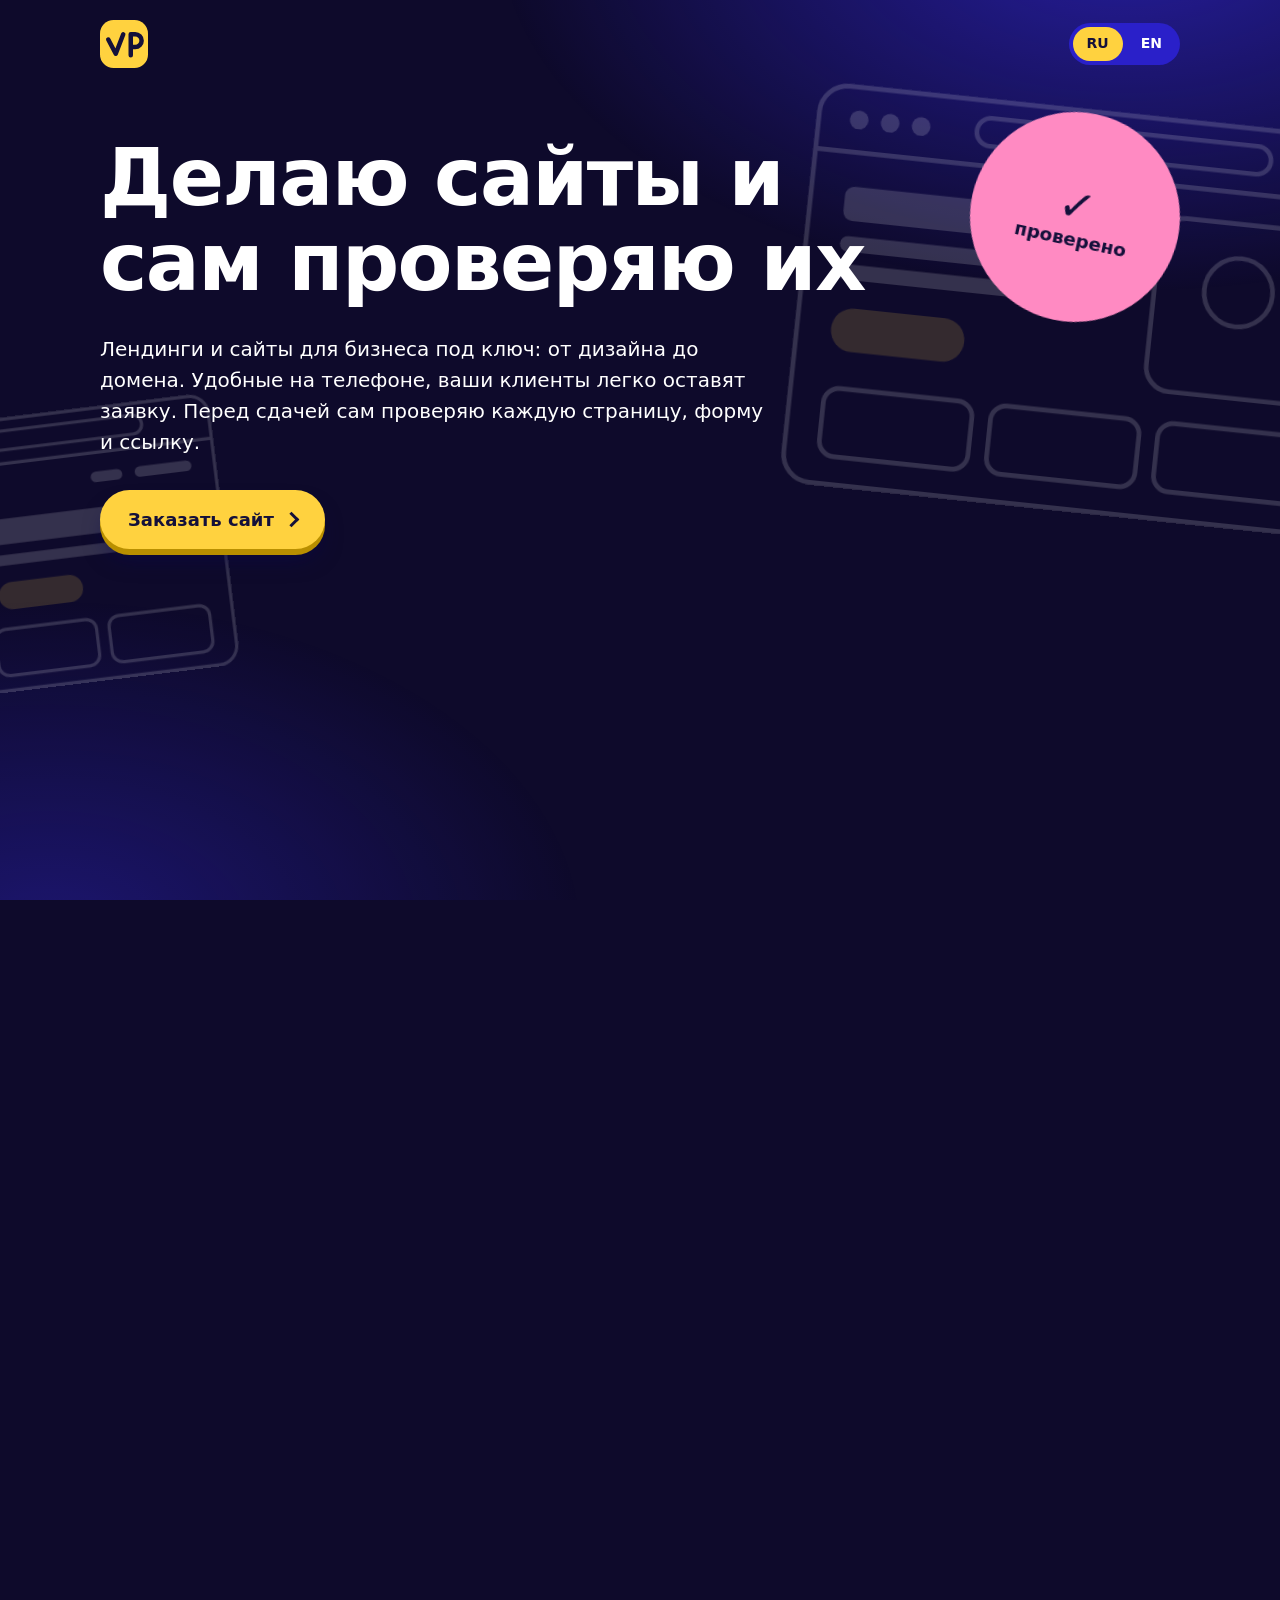
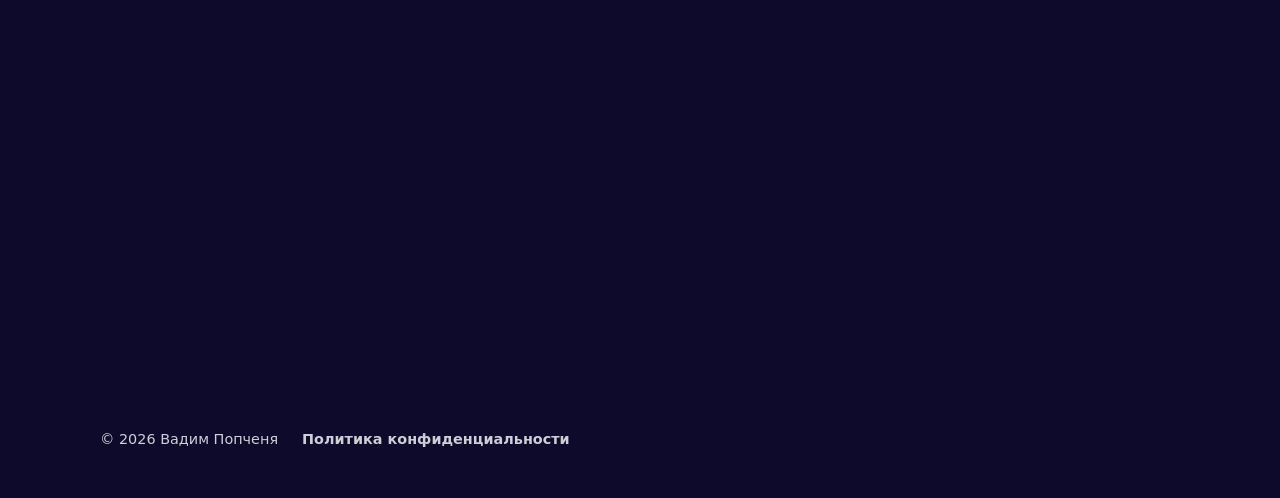
<file: index.html>
<!doctype html>
<html lang="ru">
<head>
<meta charset="utf-8">
<meta name="viewport" content="width=device-width, initial-scale=1">
<!-- Security policy: only this site's own files, no outside connections. If you change the inline script below, its hash here must change too. -->
<meta http-equiv="Content-Security-Policy" content="default-src 'none'; script-src 'self' 'sha256-WZRJfWvsnNCPcxzZwvyhovnZGqhZaC+8gPGPRbx6wTk='; style-src 'self'; img-src 'self'; base-uri 'none'; form-action 'none'">
<meta name="referrer" content="strict-origin-when-cross-origin">
<title>Вадим Попченя — разработка сайтов: лендинги и сайты для бизнеса</title>
<meta name="description" content="Делаю лендинги, корпоративные и многостраничные сайты под ключ: удобные на телефоне, быстрые, с формой заявки. Перед сдачей проверяю каждый сайт.">
<meta name="author" content="Вадим Попченя">
<meta name="robots" content="index, follow, max-image-preview:large">
<meta name="theme-color" content="#0e0a2b">
<link rel="canonical" href="https://vpopchenya.github.io/">
<link rel="alternate" hreflang="ru" href="https://vpopchenya.github.io/">
<link rel="alternate" hreflang="en" href="https://vpopchenya.github.io/en/">
<link rel="alternate" hreflang="x-default" href="https://vpopchenya.github.io/">
<meta property="og:type" content="website">
<meta property="og:site_name" content="Вадим Попченя">
<meta property="og:title" content="Вадим Попченя — разработка сайтов">
<meta property="og:description" content="Лендинги, корпоративные и многостраничные сайты под ключ. Перед сдачей проверяю каждый сайт.">
<meta property="og:url" content="https://vpopchenya.github.io/">
<meta property="og:locale" content="ru_RU">
<meta property="og:locale:alternate" content="en_US">
<meta property="og:image" content="https://vpopchenya.github.io/img/og-ru.png">
<meta property="og:image:width" content="1200">
<meta property="og:image:height" content="630">
<meta property="og:image:alt" content="Вадим Попченя — разработка сайтов под ключ">
<meta name="twitter:card" content="summary_large_image">
<link rel="icon" href="favicon.svg" type="image/svg+xml">
<link rel="stylesheet" href="css/style.css">
<script>document.documentElement.classList.add("js");</script>
<script defer src="js/main.js"></script>
<script type="application/ld+json">
{"@context":"https://schema.org","@graph":[
{"@type":"WebSite","@id":"https://vpopchenya.github.io/#website","url":"https://vpopchenya.github.io/","name":"Вадим Попченя","inLanguage":"ru","publisher":{"@id":"https://vpopchenya.github.io/#person"}},
{"@type":"Person","@id":"https://vpopchenya.github.io/#person","name":"Вадим Попченя","alternateName":"Vadim Popchenya","url":"https://vpopchenya.github.io/","jobTitle":"Разработчик сайтов","sameAs":["https://github.com/vpopchenya"],"knowsAbout":["Разработка сайтов","HTML","CSS","JavaScript","Автоматизированное тестирование","Python"]}
]}
</script>
</head>
<body>
<a data-testid="skip-link" class="skip" href="#top">Перейти к содержимому</a>

<div class="bg" aria-hidden="true">
  <!-- window of a business card site -->
  <svg class="bg-item bg-win-a" data-speed="0.12" viewBox="0 0 360 260">
    <rect x="2" y="2" width="356" height="256" rx="18"/>
    <line x1="2" y1="44" x2="358" y2="44"/>
    <circle class="solid" cx="28" cy="23" r="6"/><circle class="solid" cx="48" cy="23" r="6"/><circle class="solid" cx="68" cy="23" r="6"/>
    <rect x="104" y="13" width="190" height="18" rx="9"/>
    <rect class="solid" x="24" y="66" width="170" height="22" rx="6"/>
    <rect class="solid" x="24" y="98" width="130" height="10" rx="5"/>
    <rect class="solid" x="24" y="116" width="150" height="10" rx="5"/>
    <rect class="accent" x="24" y="144" width="86" height="28" rx="14"/>
    <rect x="228" y="64" width="108" height="112" rx="16"/>
    <circle cx="282" cy="108" r="22"/>
    <rect x="24" y="196" width="96" height="44" rx="10"/>
    <rect x="132" y="196" width="96" height="44" rx="10"/>
    <rect x="240" y="196" width="96" height="44" rx="10"/>
  </svg>
  <!-- window of a landing page -->
  <svg class="bg-item bg-win-b" data-speed="0.2" viewBox="0 0 360 260">
    <rect x="2" y="2" width="356" height="256" rx="18"/>
    <line x1="2" y1="44" x2="358" y2="44"/>
    <circle class="solid" cx="28" cy="23" r="6"/><circle class="solid" cx="48" cy="23" r="6"/><circle class="solid" cx="68" cy="23" r="6"/>
    <rect x="104" y="13" width="190" height="18" rx="9"/>
    <rect class="solid" x="24" y="62" width="40" height="10" rx="5"/>
    <rect class="solid" x="240" y="62" width="30" height="10" rx="5"/>
    <rect class="solid" x="282" y="62" width="54" height="10" rx="5"/>
    <rect class="solid" x="70" y="96" width="220" height="24" rx="6"/>
    <rect class="solid" x="100" y="130" width="160" height="10" rx="5"/>
    <rect class="accent" x="140" y="156" width="80" height="26" rx="13"/>
    <rect x="24" y="200" width="96" height="44" rx="10"/>
    <rect x="132" y="200" width="96" height="44" rx="10"/>
    <rect x="240" y="200" width="96" height="44" rx="10"/>
  </svg>
</div>

<div class="wrap">
  <header class="top">
    <a data-testid="logo" class="mark" href="./" aria-label="Вадим Попченя, на главную"><svg class="logo" viewBox="0 0 64 64" width="48" height="48" aria-hidden="true"><rect width="64" height="64" rx="18" fill="#ffd23f"/><path d="M11 26 L21 45 L31 19" fill="none" stroke="#14103a" stroke-width="6" stroke-linecap="round" stroke-linejoin="round"/><path d="M41 47 V19 H47 A8.5 8.5 0 0 1 47 36 H41" fill="none" stroke="#14103a" stroke-width="6" stroke-linecap="round" stroke-linejoin="round"/></svg></a>
    <nav data-testid="lang-switch" class="lang" aria-label="Язык сайта">
      <a data-testid="lang-ru" href="./" hreflang="ru" lang="ru" aria-current="page">RU</a>
      <a data-testid="lang-en" href="en/" hreflang="en" lang="en">EN</a>
    </nav>
  </header>

  <main id="top" tabindex="-1">
    <div class="hero">
      <div data-testid="stamp" class="stamp" aria-hidden="true">
        <span class="tick">✓</span>
        <span>проверено</span>
      </div>
      <h1 data-testid="hero-title" class="intro"><span>Делаю сайты и сам проверяю их</span></h1>
      <p class="lead intro"><span class="sweep">Лендинги и сайты для бизнеса под ключ: от дизайна до домена. Удобные на телефоне, ваши клиенты легко оставят заявку. Перед сдачей сам проверяю каждую страницу, форму и ссылку.</span></p>
      <div class="intro"><a data-testid="hero-order" class="btn" href="#order">Заказать сайт</a></div>
    </div>

    <section data-testid="section-what" class="reveal" aria-labelledby="what">
      <h2 id="what">Чем занимаюсь</h2>
      <div class="panels">
        <div data-testid="panel-sites" class="panel sites">
          <h3>Сайты</h3>
          <p><span class="sweep">Лендинги, корпоративные и многостраничные сайты: адаптивные, быстрые, с формой заявки. Размещу и подключу домен.</span></p>
        </div>
        <div data-testid="panel-tests" class="panel tests">
          <h3>Проверка качества</h3>
          <p><span class="sweep">Перед сдачей проверяю сайт на телефонах и компьютерах: формы, ссылки, скорость. Часть проверок автоматизирована: тестирование — моя вторая профессия.</span></p>
        </div>
      </div>
      <ul data-testid="trust-list" class="trust">
        <li><strong>Адаптивная вёрстка</strong><span>Сайт удобен на телефоне, планшете и компьютере.</span></li>
        <li><strong>Формы и ссылки</strong><span>Проверяю, что заявка доходит, а ссылки не ведут в никуда.</span></li>
        <li><strong>Телефоны и компьютеры</strong><span>Смотрю каждую страницу на разных размерах экрана.</span></li>
        <li><strong>Автотесты на Python</strong><span>Ключевые проверки можно повторить перед каждой выкладкой.</span></li>
      </ul>
    </section>

    <section data-testid="section-prices" class="reveal" aria-labelledby="prices">
      <h2 id="prices">Услуги и цены</h2>
      <!-- Валюта переключается только CSS (:has), без JS. В браузерах без :has видны обе цены. -->
      <fieldset data-testid="currency-switch" class="currency">
        <legend>Тарифы для</legend>
        <label data-testid="currency-rub" class="chip"><input type="radio" name="currency" value="rub" checked><span>России · ₽</span></label>
        <label data-testid="currency-byn" class="chip"><input type="radio" name="currency" value="byn"><span>Беларуси · BYN</span></label>
      </fieldset>
      <!-- Цены в BYN: пересчёт цен в ₽ по курсу НБРБ на 26.10.2026 (100 ₽ = 3,6597 BYN), округлено до 10 BYN -->
      <!-- ЗАГЛУШКИ: цены ориентировочные, заменить на свои -->
      <div class="plans">
        <article data-testid="plan-landing" class="plan">
          <h3>Лендинг</h3>
          <p class="for">Одна страница, чтобы продать одну услугу или товар.</p>
          <p data-testid="plan-price" class="price"><span data-testid="plan-price-rub" class="amount amount-rub"><span class="from">от</span><strong>15&nbsp;000&nbsp;₽</strong></span><span data-testid="plan-price-byn" class="amount amount-byn"><span class="from">от</span><strong>550&nbsp;BYN</strong></span></p>
          <ul>
            <li>Адаптивный дизайн под телефон и компьютер</li>
            <li>Форма заявки и кнопки связи</li>
            <li>Базовая SEO-настройка</li>
            <li>Проверка на телефоне и компьютере до сдачи</li>
            <li>Срок: от 3 дней</li>
          </ul>
          <a data-testid="plan-order" class="btn" href="#order">Заказать</a>
        </article>
        <article data-testid="plan-corporate" class="plan">
          <h3>Корпоративный сайт</h3>
          <p class="for">Сайт компании: услуги, о компании, контакты.</p>
          <p data-testid="plan-price" class="price"><span data-testid="plan-price-rub" class="amount amount-rub"><span class="from">от</span><strong>40&nbsp;000&nbsp;₽</strong></span><span data-testid="plan-price-byn" class="amount amount-byn"><span class="from">от</span><strong>1&nbsp;460&nbsp;BYN</strong></span></p>
          <ul>
            <li>До 6 страниц</li>
            <li>Дизайн под ваш фирменный стиль</li>
            <li>Форма заявки, SEO-настройка, карта сайта</li>
            <li>Проверка всех страниц и формы</li>
            <li>Срок: от 2 недель</li>
          </ul>
          <a data-testid="plan-order" class="btn" href="#order">Заказать</a>
        </article>
        <article data-testid="plan-multipage" class="plan">
          <h3>Многостраничный сайт</h3>
          <p class="for">Каталог, блог или большой сайт с множеством разделов.</p>
          <p data-testid="plan-price" class="price"><span data-testid="plan-price-rub" class="amount amount-rub"><span class="from">от</span><strong>70&nbsp;000&nbsp;₽</strong></span><span data-testid="plan-price-byn" class="amount amount-byn"><span class="from">от</span><strong>2&nbsp;560&nbsp;BYN</strong></span></p>
          <ul>
            <li>От 10 страниц</li>
            <li>Единый дизайн и шаблоны страниц</li>
            <li>Структура под поисковые запросы</li>
            <li>Проверка всех страниц и форм</li>
            <li>Срок: от 4 недель</li>
          </ul>
          <a data-testid="plan-order" class="btn" href="#order">Заказать</a>
        </article>
      </div>
      <p data-testid="plans-note" class="plans-note">Цены ориентировочные. Точную стоимость назову после короткого разговора о вашей задаче. Домен и хостинг оплачиваются отдельно, тексты и фотографии предоставляет заказчик. Состав работ, число правок и поддержку после сдачи фиксируем в смете.</p>
    </section>

    <section data-testid="section-process" class="reveal" aria-labelledby="process">
      <h2 id="process">Как проходит работа</h2>
      <ol class="steps">
        <li data-testid="step-1"><strong>Обсуждение задачи</strong><span>Вы рассказываете, что нужно, я уточняю детали.</span></li>
        <li data-testid="step-2"><strong>Структура и смета</strong><span>Согласуем страницы и итоговую цену.</span></li>
        <li data-testid="step-3"><strong>Дизайн и разработка</strong><span>Делаю сайт и показываю промежуточный результат.</span></li>
        <li data-testid="step-4"><strong>Проверка</strong><span>Проверяю сайт на телефоне и компьютере, формы и ссылки.</span></li>
        <li data-testid="step-5"><strong>Публикация</strong><span>Размещаю сайт и подключаю домен.</span></li>
      </ol>
      <p class="plans-note">Сроки считаются после согласования сметы и получения всех материалов.</p>
    </section>

    <section data-testid="section-works" class="reveal" aria-labelledby="works">
      <h2 id="works">Мои сайты</h2>
      <!-- Настоящие работы. Клиентскую работу добавляйте такой же карточкой: скриншот, задача, технологии, ссылка. Демо-проекты подписывайте в .kind как демо. -->
      <div class="cards">
        <a data-testid="work-card-1" class="card" href="https://vpopchenya.github.io/trenirovki/" rel="noopener">
          <img class="shot" src="img/work-trainer-600.webp"
               srcset="img/work-trainer-600.webp 600w, img/work-trainer-1200.webp 1200w"
               sizes="(max-width: 760px) calc(100vw - 82px), 500px" width="600" height="375"
               loading="lazy" decoding="async" alt="Главный экран приложения «Карманный тренер»: схема тела и группы мышц">
          <span class="kind">Мой проект · веб-приложение</span>
          <h3 class="title">Карманный тренер</h3>
          <p class="task">Задача: бесплатный каталог упражнений для зала. Выбираешь мышцу на схеме тела и видишь технику по шагам. Ставится на телефон, каталог работает без интернета.</p>
          <ul class="tech"><li>Astro</li><li>PWA</li><li>pytest</li><li>Playwright</li></ul>
          <span class="open">Открыть приложение</span>
        </a>
        <a data-testid="work-card-2" class="card" href="https://github.com/vpopchenya/vpopchenya.github.io" rel="me noopener">
          <img class="shot" src="img/work-site-ru-600.webp"
               srcset="img/work-site-ru-600.webp 600w, img/work-site-ru-1200.webp 1200w"
               sizes="(max-width: 760px) calc(100vw - 82px), 500px" width="600" height="375"
               loading="lazy" decoding="async" alt="Первый экран этого сайта">
          <span class="kind">Мой проект · сайт-визитка</span>
          <h3 class="title">Этот сайт</h3>
          <p class="task">Задача: сайт-визитка с услугами и ценами на двух языках, без лишнего веса и внешних сервисов. Вёрстка проверена на восьми ширинах экрана.</p>
          <ul class="tech"><li>HTML</li><li>CSS</li><li>JavaScript</li><li>pytest</li><li>Playwright</li></ul>
          <span class="open">Код на GitHub</span>
        </a>
      </div>
      <div class="works">
        <p>Это мои собственные проекты. Здесь появятся и первые клиентские работы: ваш сайт может стать одним из них.</p>
        <a data-testid="works-order" class="btn" href="#order">Заказать сайт</a>
      </div>
    </section>

    <section data-testid="section-about" class="reveal" aria-labelledby="about">
      <h2 id="about">Обо мне</h2>
      <div class="about">
        <figure class="about-figure">
          <img data-testid="about-photo" class="about-photo" src="img/vadim-480.webp"
               srcset="img/vadim-480.webp 480w, img/vadim-960.webp 960w"
               sizes="(max-width: 760px) 280px, 360px" width="480" height="600"
               loading="lazy" decoding="async" alt="Вадим Попченя">
        </figure>
        <div class="about-text">
          <p data-testid="about-name" class="about-name">Вадим Попченя</p>
          <p class="about-role">Разработчик сайтов</p>
          <p>Делаю лендинги и сайты для бизнеса: от структуры и дизайна до размещения и домена. Мой плюс — опыт тестировщика: перед сдачей проверяю каждую страницу, форму и ссылку, в том числе автотестами на Python.</p>
          <a data-testid="about-github" class="about-link" href="https://github.com/vpopchenya" rel="me noopener">Мой GitHub</a>
        </div>
      </div>
    </section>

    <section data-testid="section-order" class="reveal" aria-labelledby="order">
      <h2 id="order">Заказать сайт</h2>
      <div class="order">
        <p class="lead-in">Напишите, какой сайт нужен и для чего, есть ли примеры, которые нравятся. Отвечу с оценкой стоимости и сроков.</p>
        <!-- Формы нет намеренно: сайт сам не собирает персональные данные (studio/docs/requirements/vpopchenya-site/order-form-brief.md) -->
        <div class="order-actions">
          <a data-testid="order-telegram" class="btn" href="https://t.me/Vadik_QA_1" rel="me noopener">Написать в Telegram</a>
          <a data-testid="order-email" class="btn btn-ghost" href="mailto:vadim.popchenya0721@gmail.com?subject=%D0%97%D0%B0%D0%BA%D0%B0%D0%B7%20%D1%81%D0%B0%D0%B9%D1%82%D0%B0">Написать на почту</a>
        </div>
      </div>
    </section>

    <section data-testid="section-contacts" class="reveal" aria-labelledby="contacts">
      <h2 id="contacts">Контакты</h2>
      <ul class="contacts">
        <li><a data-testid="contact-github" href="https://github.com/vpopchenya" rel="me noopener"><span>GitHub</span><span class="val">github.com/vpopchenya</span></a></li>
        <li><a data-testid="contact-telegram" href="https://t.me/Vadik_QA_1" rel="me noopener"><span>Telegram</span><span class="val">@Vadik_QA_1</span></a></li>
        <li><a data-testid="contact-email" href="mailto:vadim.popchenya0721@gmail.com"><span>Email</span><span class="val">vadim.popchenya0721@gmail.com</span></a></li>
      </ul>
    </section>
  </main>

  <footer data-testid="footer">
    <span>© 2026 Вадим Попченя</span>
    <a data-testid="footer-privacy" href="privacy/">Политика конфиденциальности</a>
  </footer>
</div>
</body>
</html>
</file>
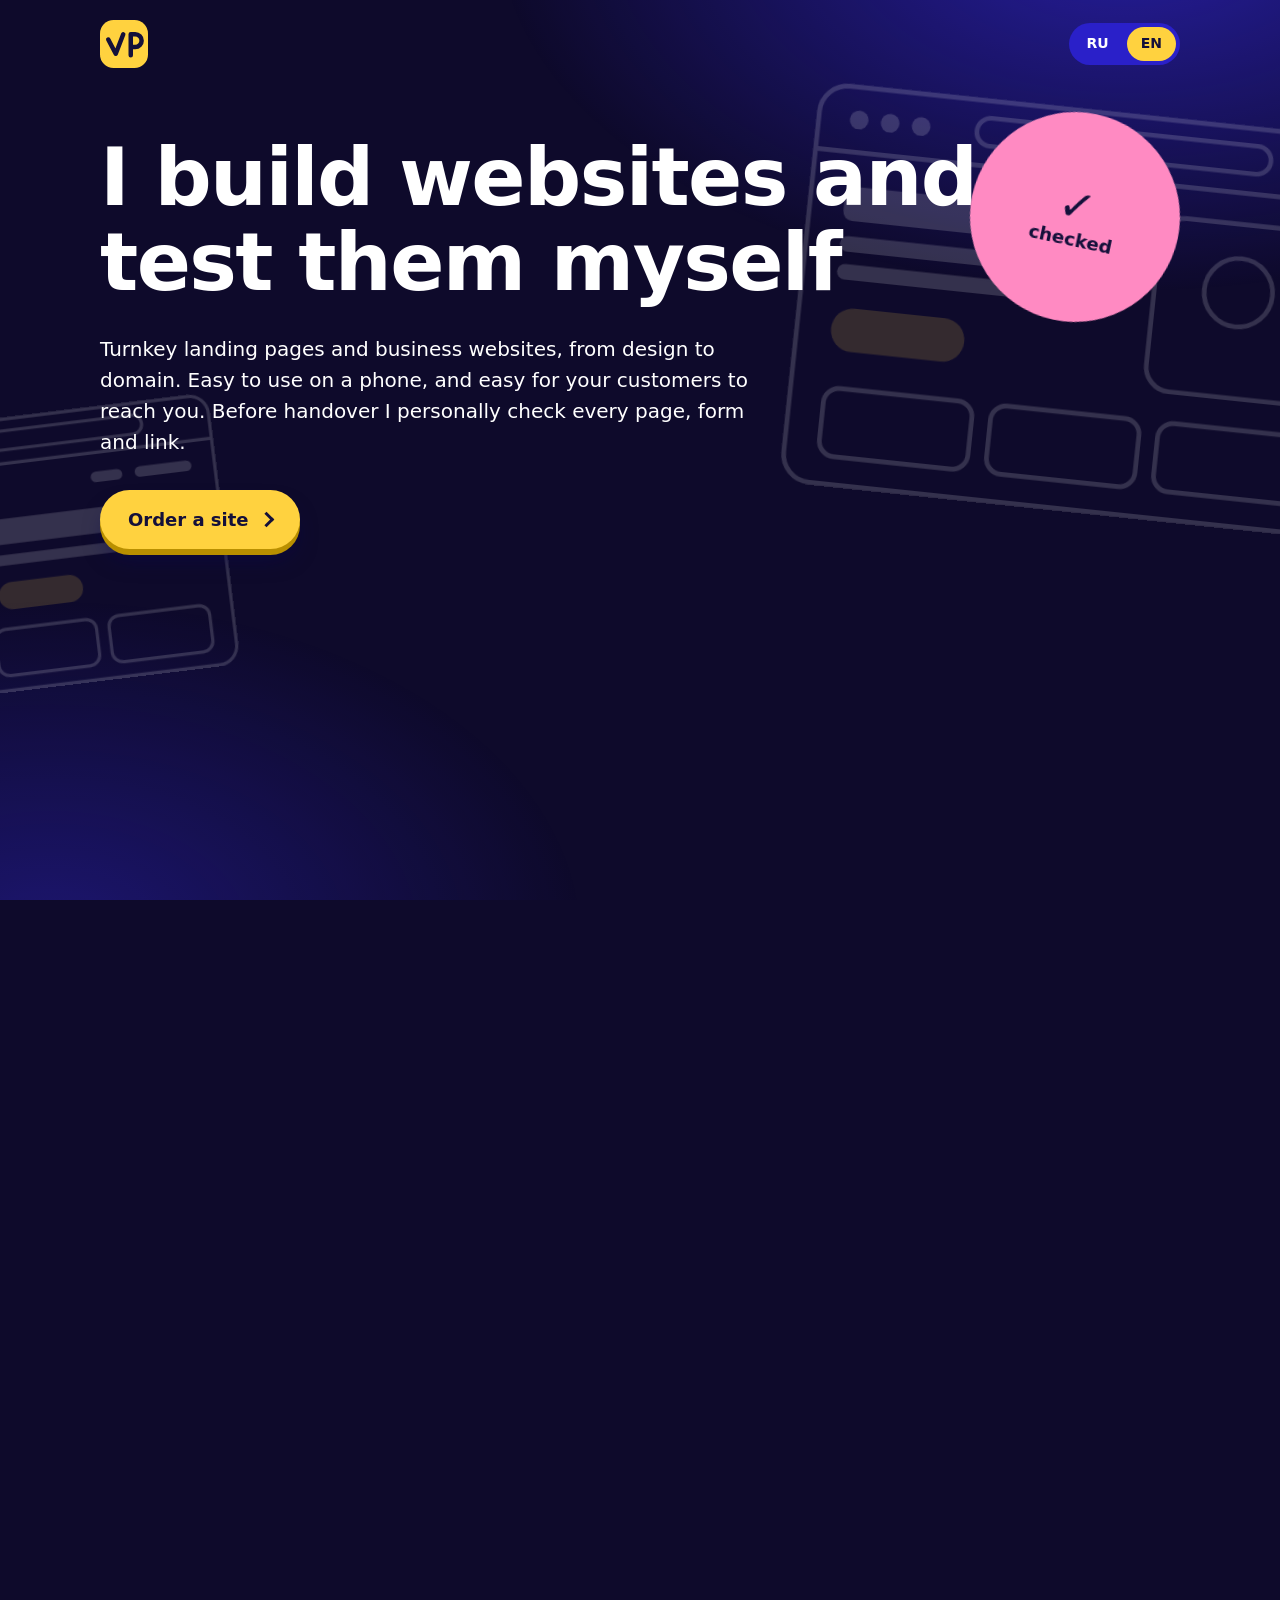
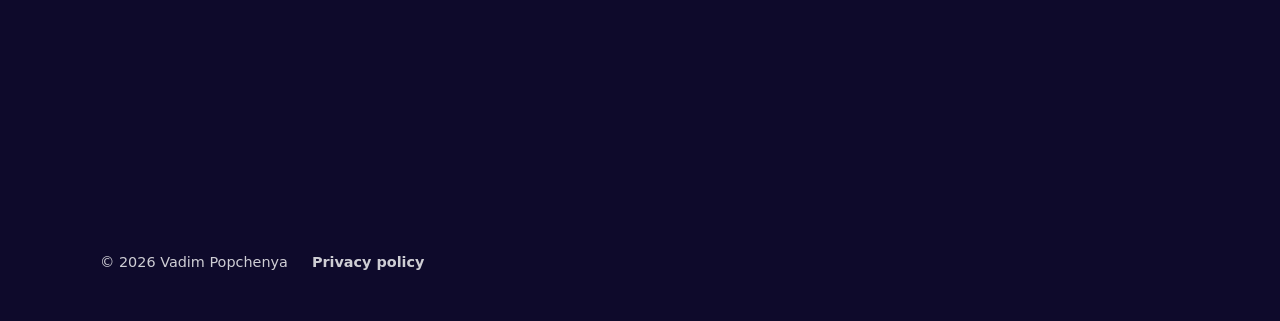
<file: en/index.html>
<!doctype html>
<html lang="en">
<head>
<meta charset="utf-8">
<meta name="viewport" content="width=device-width, initial-scale=1">
<!-- Security policy: only this site's own files, no outside connections. If you change the inline script below, its hash here must change too. -->
<meta http-equiv="Content-Security-Policy" content="default-src 'none'; script-src 'self' 'sha256-WZRJfWvsnNCPcxzZwvyhovnZGqhZaC+8gPGPRbx6wTk='; style-src 'self'; img-src 'self'; base-uri 'none'; form-action 'none'">
<meta name="referrer" content="strict-origin-when-cross-origin">
<title>Vadim Popchenya — web development: landing pages and business websites</title>
<meta name="description" content="I build landing pages, corporate and multi-page websites turnkey: mobile-friendly, fast, with a contact form. I check every site before handover.">
<meta name="author" content="Vadim Popchenya">
<meta name="robots" content="index, follow, max-image-preview:large">
<meta name="theme-color" content="#0e0a2b">
<link rel="canonical" href="https://vpopchenya.github.io/en/">
<link rel="alternate" hreflang="ru" href="https://vpopchenya.github.io/">
<link rel="alternate" hreflang="en" href="https://vpopchenya.github.io/en/">
<link rel="alternate" hreflang="x-default" href="https://vpopchenya.github.io/">
<meta property="og:type" content="website">
<meta property="og:site_name" content="Vadim Popchenya">
<meta property="og:title" content="Vadim Popchenya — web development">
<meta property="og:description" content="Turnkey landing pages, corporate and multi-page websites. I check every site before handover.">
<meta property="og:url" content="https://vpopchenya.github.io/en/">
<meta property="og:locale" content="en_US">
<meta property="og:locale:alternate" content="ru_RU">
<meta property="og:image" content="https://vpopchenya.github.io/img/og-en.png">
<meta property="og:image:width" content="1200">
<meta property="og:image:height" content="630">
<meta property="og:image:alt" content="Vadim Popchenya — turnkey web development">
<meta name="twitter:card" content="summary_large_image">
<link rel="icon" href="../favicon.svg" type="image/svg+xml">
<link rel="stylesheet" href="../css/style.css">
<script>document.documentElement.classList.add("js");</script>
<script defer src="../js/main.js"></script>
<script type="application/ld+json">
{"@context":"https://schema.org","@graph":[
{"@type":"WebSite","@id":"https://vpopchenya.github.io/en/#website","url":"https://vpopchenya.github.io/en/","name":"Vadim Popchenya","inLanguage":"en","publisher":{"@id":"https://vpopchenya.github.io/#person"}},
{"@type":"Person","@id":"https://vpopchenya.github.io/#person","name":"Vadim Popchenya","alternateName":"Вадим Попченя","url":"https://vpopchenya.github.io/","jobTitle":"Web developer","sameAs":["https://github.com/vpopchenya"],"knowsAbout":["Web development","HTML","CSS","JavaScript","Test automation","Python"]}
]}
</script>
</head>
<body>
<a data-testid="skip-link" class="skip" href="#top">Skip to content</a>

<div class="bg" aria-hidden="true">
  <!-- window of a business card site -->
  <svg class="bg-item bg-win-a" data-speed="0.12" viewBox="0 0 360 260">
    <rect x="2" y="2" width="356" height="256" rx="18"/>
    <line x1="2" y1="44" x2="358" y2="44"/>
    <circle class="solid" cx="28" cy="23" r="6"/><circle class="solid" cx="48" cy="23" r="6"/><circle class="solid" cx="68" cy="23" r="6"/>
    <rect x="104" y="13" width="190" height="18" rx="9"/>
    <rect class="solid" x="24" y="66" width="170" height="22" rx="6"/>
    <rect class="solid" x="24" y="98" width="130" height="10" rx="5"/>
    <rect class="solid" x="24" y="116" width="150" height="10" rx="5"/>
    <rect class="accent" x="24" y="144" width="86" height="28" rx="14"/>
    <rect x="228" y="64" width="108" height="112" rx="16"/>
    <circle cx="282" cy="108" r="22"/>
    <rect x="24" y="196" width="96" height="44" rx="10"/>
    <rect x="132" y="196" width="96" height="44" rx="10"/>
    <rect x="240" y="196" width="96" height="44" rx="10"/>
  </svg>
  <!-- window of a landing page -->
  <svg class="bg-item bg-win-b" data-speed="0.2" viewBox="0 0 360 260">
    <rect x="2" y="2" width="356" height="256" rx="18"/>
    <line x1="2" y1="44" x2="358" y2="44"/>
    <circle class="solid" cx="28" cy="23" r="6"/><circle class="solid" cx="48" cy="23" r="6"/><circle class="solid" cx="68" cy="23" r="6"/>
    <rect x="104" y="13" width="190" height="18" rx="9"/>
    <rect class="solid" x="24" y="62" width="40" height="10" rx="5"/>
    <rect class="solid" x="240" y="62" width="30" height="10" rx="5"/>
    <rect class="solid" x="282" y="62" width="54" height="10" rx="5"/>
    <rect class="solid" x="70" y="96" width="220" height="24" rx="6"/>
    <rect class="solid" x="100" y="130" width="160" height="10" rx="5"/>
    <rect class="accent" x="140" y="156" width="80" height="26" rx="13"/>
    <rect x="24" y="200" width="96" height="44" rx="10"/>
    <rect x="132" y="200" width="96" height="44" rx="10"/>
    <rect x="240" y="200" width="96" height="44" rx="10"/>
  </svg>
</div>

<div class="wrap">
  <header class="top">
    <a data-testid="logo" class="mark" href="./" aria-label="Vadim Popchenya, home"><svg class="logo" viewBox="0 0 64 64" width="48" height="48" aria-hidden="true"><rect width="64" height="64" rx="18" fill="#ffd23f"/><path d="M11 26 L21 45 L31 19" fill="none" stroke="#14103a" stroke-width="6" stroke-linecap="round" stroke-linejoin="round"/><path d="M41 47 V19 H47 A8.5 8.5 0 0 1 47 36 H41" fill="none" stroke="#14103a" stroke-width="6" stroke-linecap="round" stroke-linejoin="round"/></svg></a>
    <nav data-testid="lang-switch" class="lang" aria-label="Site language">
      <a data-testid="lang-ru" href="../" hreflang="ru" lang="ru">RU</a>
      <a data-testid="lang-en" href="./" hreflang="en" lang="en" aria-current="page">EN</a>
    </nav>
  </header>

  <main id="top" tabindex="-1">
    <div class="hero">
      <div data-testid="stamp" class="stamp" aria-hidden="true">
        <span class="tick">✓</span>
        <span>checked</span>
      </div>
      <h1 data-testid="hero-title" class="intro"><span>I build websites and test them myself</span></h1>
      <p class="lead intro"><span class="sweep">Turnkey landing pages and business websites, from design to domain. Easy to use on a phone, and easy for your customers to reach you. Before handover I personally check every page, form and link.</span></p>
      <div class="intro"><a data-testid="hero-order" class="btn" href="#order">Order a site</a></div>
    </div>

    <section data-testid="section-what" class="reveal" aria-labelledby="what">
      <h2 id="what">What I do</h2>
      <div class="panels">
        <div data-testid="panel-sites" class="panel sites">
          <h3>Websites</h3>
          <p><span class="sweep">Landing pages, corporate and multi-page sites: responsive, fast, with a contact form. I host them and connect your domain.</span></p>
        </div>
        <div data-testid="panel-tests" class="panel tests">
          <h3>Quality check</h3>
          <p><span class="sweep">Before handover I check the site on phones and desktops: forms, links, speed. Some checks are automated: testing is my second profession.</span></p>
        </div>
      </div>
      <ul data-testid="trust-list" class="trust">
        <li><strong>Responsive layout</strong><span>The site works well on phones, tablets and desktops.</span></li>
        <li><strong>Forms and links</strong><span>I make sure enquiries arrive and no link leads nowhere.</span></li>
        <li><strong>Phones and desktops</strong><span>I review every page at different screen sizes.</span></li>
        <li><strong>Automated tests in Python</strong><span>Key checks can be repeated before every release.</span></li>
      </ul>
    </section>

    <section data-testid="section-prices" class="reveal" aria-labelledby="prices">
      <h2 id="prices">Services and prices</h2>
      <!-- USD prices: the RUB prices converted at the NBRB cross rate of 26.10.2026 (1 USD = 2.9460 BYN, 100 RUB = 3.6597 BYN, so 1 USD ≈ 80.5 RUB), rounded to $10 -->
      <!-- PLACEHOLDERS: prices are approximate, replace with your own -->
      <div class="plans">
        <article data-testid="plan-landing" class="plan">
          <h3>Landing page</h3>
          <p class="for">One page to sell one service or product.</p>
          <p data-testid="plan-price" class="price"><span data-testid="plan-price-usd" class="amount"><span class="from">from</span><strong>$190</strong></span></p>
          <ul>
            <li>Responsive design for phone and desktop</li>
            <li>Contact form and contact buttons</li>
            <li>Basic SEO setup</li>
            <li>Checked on phone and desktop before handover</li>
            <li>Timeline: from 3 days</li>
          </ul>
          <a data-testid="plan-order" class="btn" href="#order">Order</a>
        </article>
        <article data-testid="plan-corporate" class="plan">
          <h3>Corporate website</h3>
          <p class="for">A company site: services, about, contacts.</p>
          <p data-testid="plan-price" class="price"><span data-testid="plan-price-usd" class="amount"><span class="from">from</span><strong>$500</strong></span></p>
          <ul>
            <li>Up to 6 pages</li>
            <li>Design that follows your brand</li>
            <li>Contact form, SEO setup, sitemap</li>
            <li>Checks of every page and the form</li>
            <li>Timeline: from 2 weeks</li>
          </ul>
          <a data-testid="plan-order" class="btn" href="#order">Order</a>
        </article>
        <article data-testid="plan-multipage" class="plan">
          <h3>Multi-page website</h3>
          <p class="for">A catalog, a blog or a large site with many sections.</p>
          <p data-testid="plan-price" class="price"><span data-testid="plan-price-usd" class="amount"><span class="from">from</span><strong>$870</strong></span></p>
          <ul>
            <li>10 pages or more</li>
            <li>One design and reusable page templates</li>
            <li>Structure built around search queries</li>
            <li>Checks of every page and form</li>
            <li>Timeline: from 4 weeks</li>
          </ul>
          <a data-testid="plan-order" class="btn" href="#order">Order</a>
        </article>
      </div>
      <p data-testid="plans-note" class="plans-note">Prices are approximate. I'll give an exact quote after a short chat about your project. Domain and hosting are paid separately, and you provide the texts and photos. Scope, number of revisions and support after delivery are fixed in the estimate.</p>
    </section>

    <section data-testid="section-process" class="reveal" aria-labelledby="process">
      <h2 id="process">How the work goes</h2>
      <ol class="steps">
        <li data-testid="step-1"><strong>Discuss the task</strong><span>You tell me what you need, I clarify the details.</span></li>
        <li data-testid="step-2"><strong>Structure and estimate</strong><span>We agree on the pages and the final price.</span></li>
        <li data-testid="step-3"><strong>Design and build</strong><span>I build the site and show you interim results.</span></li>
        <li data-testid="step-4"><strong>Quality check</strong><span>I check the site on phones and desktops, its forms and links.</span></li>
        <li data-testid="step-5"><strong>Launch</strong><span>I publish the site and connect the domain.</span></li>
      </ol>
      <p class="plans-note">Deadlines count from the moment the estimate is agreed and all materials are received.</p>
    </section>

    <section data-testid="section-works" class="reveal" aria-labelledby="works">
      <h2 id="works">My sites</h2>
      <!-- Real work. Add a client project as the same kind of card: screenshot, task, technologies, link. Label demo projects as demo in .kind. -->
      <div class="cards">
        <a data-testid="work-card-1" class="card" href="https://vpopchenya.github.io/trenirovki/" rel="noopener">
          <img class="shot" src="../img/work-trainer-600.webp"
               srcset="../img/work-trainer-600.webp 600w, ../img/work-trainer-1200.webp 1200w"
               sizes="(max-width: 760px) calc(100vw - 82px), 500px" width="600" height="375"
               loading="lazy" decoding="async" alt="Home screen of the Pocket Trainer app: body diagram and muscle groups">
          <span class="kind">My project · web app (in Russian)</span>
          <h3 class="title">Pocket Trainer</h3>
          <p class="task">The task: a free gym exercise catalog. Pick a muscle on the body diagram and see step-by-step technique. Installs on a phone, and the catalog works offline.</p>
          <ul class="tech"><li>Astro</li><li>PWA</li><li>pytest</li><li>Playwright</li></ul>
          <span class="open">Open the app</span>
        </a>
        <a data-testid="work-card-2" class="card" href="https://github.com/vpopchenya/vpopchenya.github.io" rel="me noopener">
          <img class="shot" src="../img/work-site-en-600.webp"
               srcset="../img/work-site-en-600.webp 600w, ../img/work-site-en-1200.webp 1200w"
               sizes="(max-width: 760px) calc(100vw - 82px), 500px" width="600" height="375"
               loading="lazy" decoding="async" alt="First screen of this site">
          <span class="kind">My project · business card site</span>
          <h3 class="title">This site</h3>
          <p class="task">The task: a business card site with services and prices in two languages, lightweight, with no third-party services. The layout is checked at eight screen widths.</p>
          <ul class="tech"><li>HTML</li><li>CSS</li><li>JavaScript</li><li>pytest</li><li>Playwright</li></ul>
          <span class="open">Code on GitHub</span>
        </a>
      </div>
      <div class="works">
        <p>These are my own projects. My first client work will appear here too, and your site could be one of them.</p>
        <a data-testid="works-order" class="btn" href="#order">Order a site</a>
      </div>
    </section>

    <section data-testid="section-about" class="reveal" aria-labelledby="about">
      <h2 id="about">About me</h2>
      <div class="about">
        <figure class="about-figure">
          <img data-testid="about-photo" class="about-photo" src="../img/vadim-480.webp"
               srcset="../img/vadim-480.webp 480w, ../img/vadim-960.webp 960w"
               sizes="(max-width: 760px) 280px, 360px" width="480" height="600"
               loading="lazy" decoding="async" alt="Vadim Popchenya">
        </figure>
        <div class="about-text">
          <p data-testid="about-name" class="about-name">Vadim Popchenya</p>
          <p class="about-role">Web developer</p>
          <p>I build landing pages and business websites, from structure and design to hosting and the domain. My edge is a tester's experience: before handover I check every page, form and link, including with automated tests in Python.</p>
          <a data-testid="about-github" class="about-link" href="https://github.com/vpopchenya" rel="me noopener">My GitHub</a>
        </div>
      </div>
    </section>

    <section data-testid="section-order" class="reveal" aria-labelledby="order">
      <h2 id="order">Order a site</h2>
      <div class="order">
        <p class="lead-in">Tell me what site you need and what for, and whether there are examples you like. I'll reply with a quote and a timeline.</p>
        <!-- No form on purpose: the site itself collects no personal data (studio/docs/requirements/vpopchenya-site/order-form-brief.md) -->
        <div class="order-actions">
          <a data-testid="order-telegram" class="btn" href="https://t.me/Vadik_QA_1" rel="me noopener">Message me on Telegram</a>
          <a data-testid="order-email" class="btn btn-ghost" href="mailto:vadim.popchenya0721@gmail.com?subject=Website%20order">Email me</a>
        </div>
      </div>
    </section>

    <section data-testid="section-contacts" class="reveal" aria-labelledby="contacts">
      <h2 id="contacts">Contacts</h2>
      <ul class="contacts">
        <li><a data-testid="contact-github" href="https://github.com/vpopchenya" rel="me noopener"><span>GitHub</span><span class="val">github.com/vpopchenya</span></a></li>
        <li><a data-testid="contact-telegram" href="https://t.me/Vadik_QA_1" rel="me noopener"><span>Telegram</span><span class="val">@Vadik_QA_1</span></a></li>
        <li><a data-testid="contact-email" href="mailto:vadim.popchenya0721@gmail.com"><span>Email</span><span class="val">vadim.popchenya0721@gmail.com</span></a></li>
      </ul>
    </section>
  </main>

  <footer data-testid="footer">
    <span>© 2026 Vadim Popchenya</span>
    <a data-testid="footer-privacy" href="privacy/">Privacy policy</a>
  </footer>
</div>
</body>
</html>
</file>
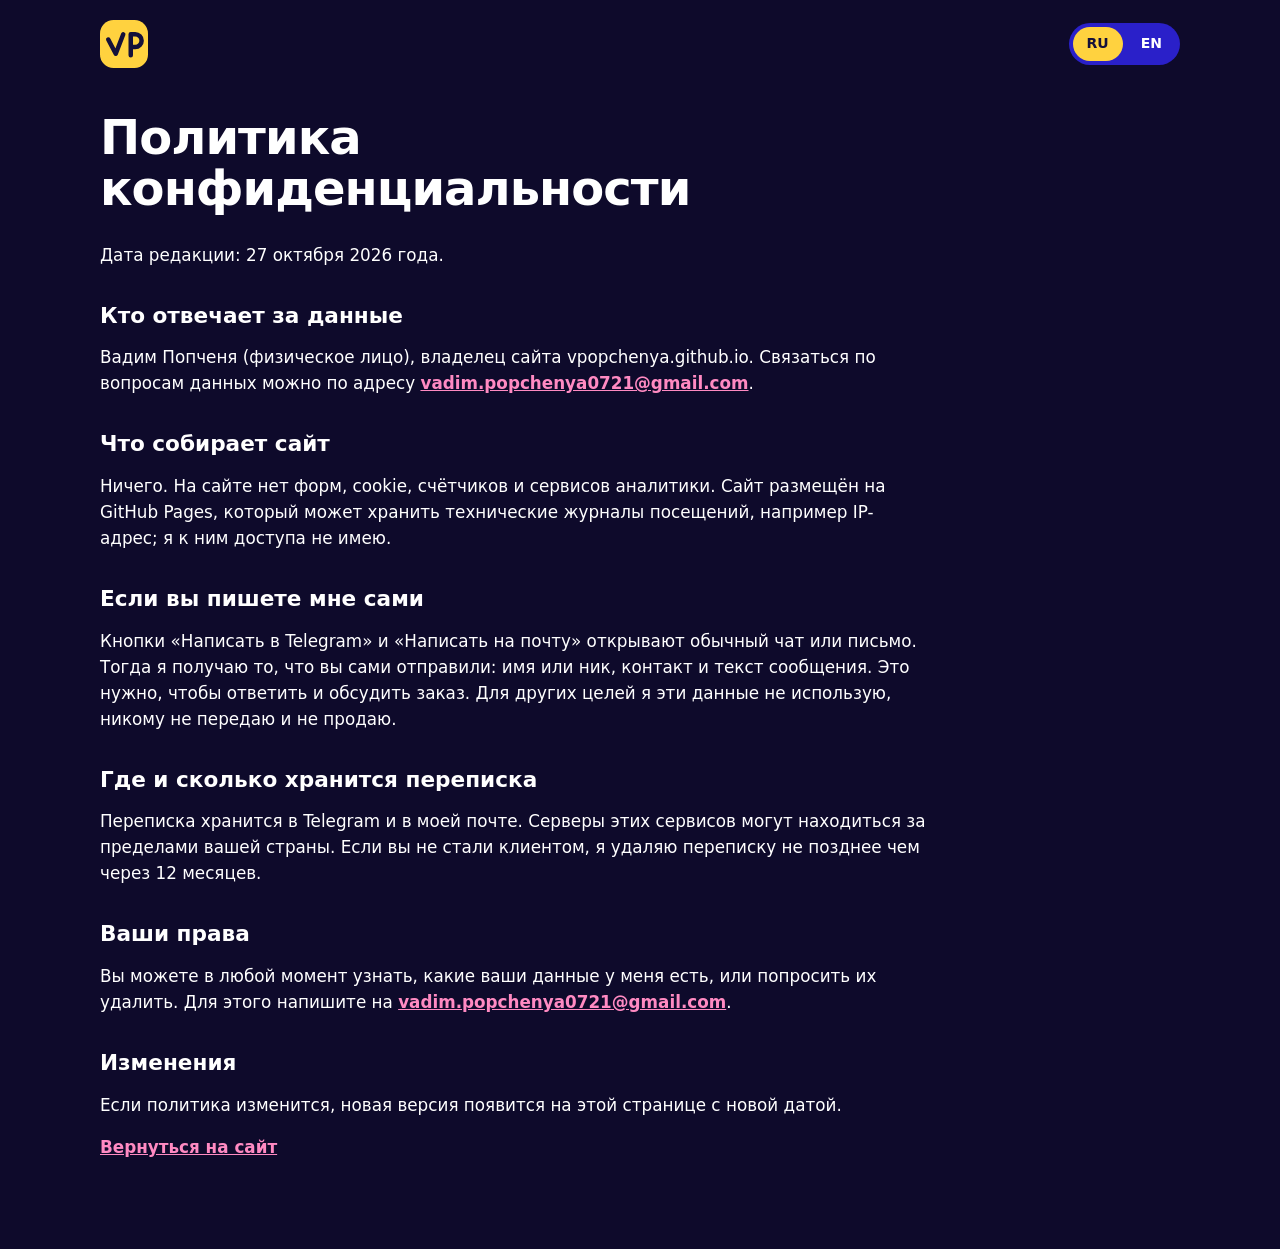
<file: privacy/index.html>
<!doctype html>
<html lang="ru">
<head>
<meta charset="utf-8">
<meta name="viewport" content="width=device-width, initial-scale=1">
<meta http-equiv="Content-Security-Policy" content="default-src 'none'; style-src 'self'; img-src 'self'; base-uri 'none'; form-action 'none'">
<meta name="referrer" content="strict-origin-when-cross-origin">
<title>Политика конфиденциальности: Вадим Попченя</title>
<meta name="description" content="Сайт Вадима Попченя не собирает персональные данные. Что происходит с перепиской, если вы пишете сами.">
<meta name="robots" content="noindex, follow">
<meta name="theme-color" content="#0e0a2b">
<link rel="canonical" href="https://vpopchenya.github.io/privacy/">
<link rel="alternate" hreflang="ru" href="https://vpopchenya.github.io/privacy/">
<link rel="alternate" hreflang="en" href="https://vpopchenya.github.io/en/privacy/">
<link rel="icon" href="../favicon.svg" type="image/svg+xml">
<link rel="stylesheet" href="../css/style.css">
</head>
<body>
<!-- ЧЕРНОВИК: текст составлен как шаблон и не заменяет проверку юристом. Если на сайте появится форма
     или аналитика, политику нужно переписать. -->
<div class="wrap">
  <header class="top">
    <a data-testid="logo" class="mark" href="../" aria-label="Вадим Попченя, на главную"><svg class="logo" viewBox="0 0 64 64" width="48" height="48" aria-hidden="true"><rect width="64" height="64" rx="18" fill="#ffd23f"/><path d="M11 26 L21 45 L31 19" fill="none" stroke="#14103a" stroke-width="6" stroke-linecap="round" stroke-linejoin="round"/><path d="M41 47 V19 H47 A8.5 8.5 0 0 1 47 36 H41" fill="none" stroke="#14103a" stroke-width="6" stroke-linecap="round" stroke-linejoin="round"/></svg></a>
    <nav data-testid="lang-switch" class="lang" aria-label="Язык сайта">
      <a data-testid="lang-ru" href="./" hreflang="ru" lang="ru" aria-current="page">RU</a>
      <a data-testid="lang-en" href="../en/privacy/" hreflang="en" lang="en">EN</a>
    </nav>
  </header>

  <main data-testid="privacy-page" class="doc">
    <h1>Политика конфиденциальности</h1>
    <p>Дата редакции: 27 октября 2026 года.</p>

    <h2>Кто отвечает за данные</h2>
    <p>Вадим Попченя (физическое лицо), владелец сайта vpopchenya.github.io. Связаться по вопросам данных можно по адресу <a data-testid="privacy-email" href="mailto:vadim.popchenya0721@gmail.com">vadim.popchenya0721@gmail.com</a>.</p>

    <h2>Что собирает сайт</h2>
    <p>Ничего. На сайте нет форм, cookie, счётчиков и сервисов аналитики. Сайт размещён на GitHub Pages, который может хранить технические журналы посещений, например IP-адрес; я к ним доступа не имею.</p>

    <h2>Если вы пишете мне сами</h2>
    <p>Кнопки «Написать в Telegram» и «Написать на почту» открывают обычный чат или письмо. Тогда я получаю то, что вы сами отправили: имя или ник, контакт и текст сообщения. Это нужно, чтобы ответить и обсудить заказ. Для других целей я эти данные не использую, никому не передаю и не продаю.</p>

    <h2>Где и сколько хранится переписка</h2>
    <p>Переписка хранится в Telegram и в моей почте. Серверы этих сервисов могут находиться за пределами вашей страны. Если вы не стали клиентом, я удаляю переписку не позднее чем через 12 месяцев.</p>

    <h2>Ваши права</h2>
    <p>Вы можете в любой момент узнать, какие ваши данные у меня есть, или попросить их удалить. Для этого напишите на <a href="mailto:vadim.popchenya0721@gmail.com">vadim.popchenya0721@gmail.com</a>.</p>

    <h2>Изменения</h2>
    <p>Если политика изменится, новая версия появится на этой странице с новой датой.</p>

    <p><a data-testid="back-home" href="../">Вернуться на сайт</a></p>
  </main>
</div>
</body>
</html>
</file>
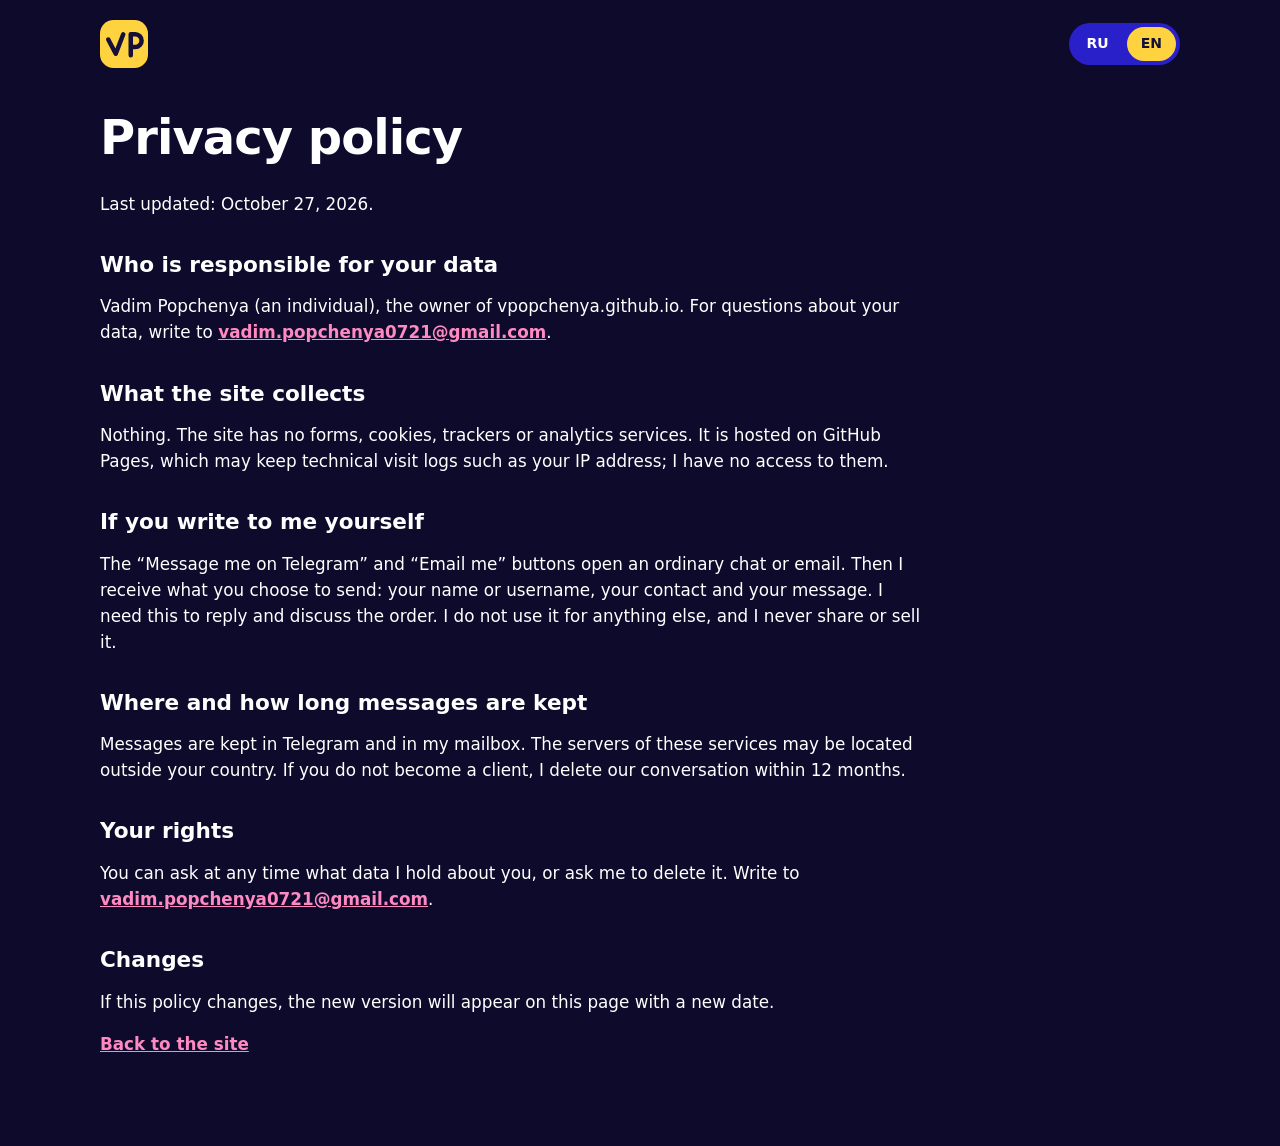
<file: en/privacy/index.html>
<!doctype html>
<html lang="en">
<head>
<meta charset="utf-8">
<meta name="viewport" content="width=device-width, initial-scale=1">
<meta http-equiv="Content-Security-Policy" content="default-src 'none'; style-src 'self'; img-src 'self'; base-uri 'none'; form-action 'none'">
<meta name="referrer" content="strict-origin-when-cross-origin">
<title>Privacy policy: Vadim Popchenya</title>
<meta name="description" content="Vadim Popchenya's website collects no personal data. What happens to messages you send yourself.">
<meta name="robots" content="noindex, follow">
<meta name="theme-color" content="#0e0a2b">
<link rel="canonical" href="https://vpopchenya.github.io/en/privacy/">
<link rel="alternate" hreflang="ru" href="https://vpopchenya.github.io/privacy/">
<link rel="alternate" hreflang="en" href="https://vpopchenya.github.io/en/privacy/">
<link rel="icon" href="../../favicon.svg" type="image/svg+xml">
<link rel="stylesheet" href="../../css/style.css">
</head>
<body>
<!-- DRAFT: this text is a template, not a substitute for legal review. If a form or analytics
     is ever added to the site, this policy must be rewritten. -->
<div class="wrap">
  <header class="top">
    <a data-testid="logo" class="mark" href="../" aria-label="Vadim Popchenya, home"><svg class="logo" viewBox="0 0 64 64" width="48" height="48" aria-hidden="true"><rect width="64" height="64" rx="18" fill="#ffd23f"/><path d="M11 26 L21 45 L31 19" fill="none" stroke="#14103a" stroke-width="6" stroke-linecap="round" stroke-linejoin="round"/><path d="M41 47 V19 H47 A8.5 8.5 0 0 1 47 36 H41" fill="none" stroke="#14103a" stroke-width="6" stroke-linecap="round" stroke-linejoin="round"/></svg></a>
    <nav data-testid="lang-switch" class="lang" aria-label="Site language">
      <a data-testid="lang-ru" href="../../privacy/" hreflang="ru" lang="ru">RU</a>
      <a data-testid="lang-en" href="./" hreflang="en" lang="en" aria-current="page">EN</a>
    </nav>
  </header>

  <main data-testid="privacy-page" class="doc">
    <h1>Privacy policy</h1>
    <p>Last updated: October 27, 2026.</p>

    <h2>Who is responsible for your data</h2>
    <p>Vadim Popchenya (an individual), the owner of vpopchenya.github.io. For questions about your data, write to <a data-testid="privacy-email" href="mailto:vadim.popchenya0721@gmail.com">vadim.popchenya0721@gmail.com</a>.</p>

    <h2>What the site collects</h2>
    <p>Nothing. The site has no forms, cookies, trackers or analytics services. It is hosted on GitHub Pages, which may keep technical visit logs such as your IP address; I have no access to them.</p>

    <h2>If you write to me yourself</h2>
    <p>The “Message me on Telegram” and “Email me” buttons open an ordinary chat or email. Then I receive what you choose to send: your name or username, your contact and your message. I need this to reply and discuss the order. I do not use it for anything else, and I never share or sell it.</p>

    <h2>Where and how long messages are kept</h2>
    <p>Messages are kept in Telegram and in my mailbox. The servers of these services may be located outside your country. If you do not become a client, I delete our conversation within 12 months.</p>

    <h2>Your rights</h2>
    <p>You can ask at any time what data I hold about you, or ask me to delete it. Write to <a href="mailto:vadim.popchenya0721@gmail.com">vadim.popchenya0721@gmail.com</a>.</p>

    <h2>Changes</h2>
    <p>If this policy changes, the new version will appear on this page with a new date.</p>

    <p><a data-testid="back-home" href="../">Back to the site</a></p>
  </main>
</div>
</body>
</html>
</file>
<file: css/style.css>
:root {
  --blue: #3a2eff;
  --bg: #0e0a2b;
  --blue-deep: #2a20c9;
  --yellow: #ffd23f;
  --yellow-hover: #ffdc66;
  --yellow-step: #b98f00; /* the solid step under the yellow buttons */
  --pink: #ff8ac2;
  --mint: #7dffd0;
  --ink: #14103a;
  --white: #ffffff;
  --gutter: 20px;
  --card-pad: 28px;      /* inner padding of every card: the same on all four sides */
  --section-gap: 88px;   /* space between sections */
  --heading-gap: 32px;   /* space under a section heading: smaller than above it, so the heading sticks to its content */
  --ease: cubic-bezier(.22, .8, .24, 1);
  /* system fonts: nothing to download */
  --font: system-ui, -apple-system, "Segoe UI", Roboto, "Helvetica Neue", Arial, sans-serif;
}
* { box-sizing: border-box; }
/* overflow-x: the stamp starts its animation at twice its size; it must not make the page scroll sideways */
/* overflow-x: hidden is the fallback for browsers without clip (older Safari, e.g. in-app browsers on iPhone);
   body gets it too, because iOS ignores it on html alone */
html { -webkit-text-size-adjust: 100%; scroll-behavior: smooth; overflow-x: hidden; overflow-x: clip; }
body {
  margin: 0;
  background: var(--bg);
  color: var(--white);
  font-family: var(--font);
  font-size: 18px;
  line-height: 1.55;
  overflow-x: hidden; overflow-x: clip;
}
a { color: inherit; }
::selection { background: var(--yellow); color: var(--ink); }
:focus-visible { outline: 3px solid var(--yellow); outline-offset: 3px; }

.wrap { position: relative; z-index: 1; max-width: 1120px; margin: 0 auto; padding: 0 var(--gutter); }

/* background: faint site windows, drifting slower than the page */
.bg {
  position: fixed; inset: 0; z-index: 0; overflow: hidden; pointer-events: none;
  background:
    radial-gradient(900px 520px at 88% -8%, rgba(58, 46, 255, .55), transparent 70%),
    radial-gradient(760px 480px at 4% 104%, rgba(58, 46, 255, .32), transparent 70%);
}
.bg-item {
  position: absolute; color: var(--white);
  transform: translate3d(0, var(--y, 0px), 0) rotate(var(--r, 0deg));
  will-change: transform;
}
.bg svg.bg-item { fill: none; stroke: currentColor; stroke-width: 3; opacity: .16; }
.bg svg .solid { fill: currentColor; stroke: none; }
.bg svg .accent { fill: var(--yellow); stroke: none; }
.bg-win-a { width: min(46vw, 560px); right: -6vw; top: 12vh; --r: 6deg; }
.bg-win-b { width: min(30vw, 380px); left: -12vw; top: 46vh; --r: -7deg; }

/* top bar */
.top { display: flex; justify-content: space-between; align-items: center; padding: 20px 0; }
.lang { display: flex; gap: 4px; background: var(--blue-deep); padding: 4px; border-radius: 999px; }
.lang a {
  font-weight: 800; font-size: 14px; text-decoration: none;
  border-radius: 999px; padding: 6px 14px;
  background: transparent; color: var(--white);
  transition: background-color .25s var(--ease), color .25s var(--ease);
}
.lang a:hover { color: var(--yellow); }
.lang a[aria-current="page"] { background: var(--yellow); color: var(--ink); }

/* highlighter sweep on hover: text gets a colored marker */
.sweep {
  background-image: linear-gradient(var(--mark, var(--yellow)), var(--mark, var(--yellow)));
  background-repeat: no-repeat;
  background-position: 0 100%;
  background-size: 0% 100%;
  transition: background-size .45s var(--ease), color .3s var(--ease);
  -webkit-box-decoration-break: clone;
  box-decoration-break: clone;
}
.sweep:hover { background-size: 100% 100%; color: var(--ink); }

/* hero */
.hero { position: relative; padding: 48px 0 96px; }
h1 {
  font-family: var(--font); font-weight: 700;
  font-size: clamp(2.1rem, 6.4vw, 5rem);
  line-height: 1.06; letter-spacing: -0.02em; margin: 0 0 28px;
  max-width: min(100%, 11em); text-wrap: balance;
}
h1 span { display: inline-block; transition: color .3s var(--ease), transform .3s var(--ease); }
h1:hover span { color: var(--yellow); transform: translateX(8px); }
.lead { max-width: 34em; margin: 0 0 32px; font-size: 1.25rem; }
/* tactile button: a solid step underneath that the button presses into */
.btn {
  display: inline-flex; align-items: center; text-decoration: none; font-weight: 800;
  background: var(--yellow); color: var(--ink);
  padding: 16px 28px; border-radius: 999px;
  box-shadow: 0 6px 0 var(--yellow-step), 0 14px 22px -6px rgba(10, 6, 80, .55);
  transform: translateY(0);
  transition: transform .2s var(--ease), background-color .2s var(--ease), box-shadow .2s var(--ease);
}
.btn::after {
  content: ""; width: 8px; height: 8px; margin-left: 12px;
  border-top: 3px solid currentColor; border-right: 3px solid currentColor;
  transform: rotate(45deg); transition: transform .25s var(--ease);
}
.btn:hover { transform: translateY(-3px); background: var(--yellow-hover); box-shadow: 0 9px 0 var(--yellow-step), 0 20px 26px -8px rgba(10, 6, 80, .6); }
.btn:hover::after { transform: translateX(5px) rotate(45deg); }
.btn:active { transform: translateY(6px); box-shadow: 0 0 0 var(--yellow-step), 0 4px 8px -4px rgba(10, 6, 80, .5); }

.stamp {
  position: absolute; right: 0; top: 24px;
  width: clamp(120px, 20vw, 210px); aspect-ratio: 1;
  border-radius: 50%; background: var(--pink); color: var(--ink);
  display: grid; place-content: center; text-align: center;
  font-family: var(--font); font-weight: 700;
  font-size: clamp(.8rem, 1.6vw, 1.15rem); line-height: 1.15;
  transform: rotate(12deg);
  animation: stamp .6s cubic-bezier(.2, 1.6, .4, 1) .3s both;
  transition: transform .4s var(--ease), background-color .3s var(--ease);
}
.stamp:hover { transform: rotate(-4deg) scale(1.06); background: var(--mint); }
.stamp .tick { font-size: 2.4em; line-height: 1; }
@keyframes stamp {
  from { transform: rotate(40deg) scale(2); opacity: 0; }
  to { transform: rotate(12deg) scale(1); opacity: 1; }
}

/* page load: the headline and the button are there from the first paint. They used to fade in one
   after another, and on a phone the first screen stayed empty for about a second. Only the lead line
   slides in, briefly. */
.intro.lead { opacity: 0; transform: translateY(12px); animation: rise .3s var(--ease) .05s forwards; }
@keyframes rise { to { opacity: 1; transform: none; } }

/* sections appear when scrolled into view */
.js .reveal {
  opacity: 0; transform: translateY(32px); transition: opacity .7s var(--ease), transform .7s var(--ease);
  /* safety net: if main.js never runs, the sections still appear after 2.5 s */
  animation: reveal-safety .01s linear 2.5s forwards;
}
.js.reveal-ready .reveal { animation: none; } /* main.js is running and takes over */
.js .reveal.in { opacity: 1; transform: none; }
@keyframes reveal-safety { to { opacity: 1; transform: none; } }

section { padding: 0 0 var(--section-gap); }
h2 { font-family: var(--font); font-weight: 700; font-size: clamp(1.7rem, 4.5vw, 2.8rem); line-height: 1.1; margin: 0 0 var(--heading-gap); }

/* both cards share one height (the owner's choice), so the card with less text has more space below it.
   text-box trims the invisible line-height air above the heading and below the last line */
.panels { display: grid; grid-template-columns: 1fr 1fr; gap: 20px; }
.panel {
  position: relative; text-box: trim-both cap alphabetic;
  border-radius: 32px; padding: var(--card-pad); color: var(--ink); background: var(--panel-color);
  transition: transform .4s var(--ease), box-shadow .4s var(--ease);
}
.panel.sites { --panel-color: var(--yellow); --mark: var(--white); } /* the main card: yellow, first */
.panel.tests { --panel-color: var(--pink); --mark: var(--mint); }
/* hover: the card lifts like the price cards, and a "test passed" tick is stamped in the corner */
.panel:hover { transform: translateY(-8px); box-shadow: 0 26px 44px -20px color-mix(in srgb, var(--panel-color) 80%, transparent); }
.panel::after {
  content: "✓"; position: absolute; top: var(--card-pad); right: var(--card-pad);
  width: 36px; height: 36px; border-radius: 50%; display: grid; place-items: center;
  background: var(--ink); color: var(--panel-color); font-weight: 800; font-size: 1.1rem;
  opacity: 0; transform: scale(.4) rotate(-40deg);
  transition: opacity .25s var(--ease), transform .45s cubic-bezier(.2, 1.6, .4, 1);
}
.panel:hover::after { opacity: 1; transform: none; }
.panel h3 { font-family: var(--font); font-weight: 700; font-size: 1.6rem; margin: 0 0 12px; }
.panel p { margin: 0; }
.panel .sweep:hover { color: var(--ink); }

/* what exactly gets checked: four plain facts under the two cards */
.trust { list-style: none; margin: 20px 0 0; padding: 0; display: grid; grid-template-columns: repeat(4, 1fr); gap: 16px; }
.trust li { --accent: var(--yellow); }
.trust li:nth-child(2) { --accent: var(--mint); }
.trust li:nth-child(3) { --accent: var(--pink); }
.trust li::before { content: "✓"; font-weight: 800; font-size: 1.4rem; line-height: 1; color: var(--accent); }

/* site cards */
.cards { position: relative; isolation: isolate; display: grid; grid-template-columns: 1fr 1fr; gap: 20px; margin: 0 0 24px; }
/* colored light behind the glass, so the blur has something to work on */
.cards::before, .cards::after {
  content: ""; position: absolute; z-index: -1; width: 260px; height: 260px; border-radius: 50%;
  filter: blur(60px); opacity: .55; pointer-events: none;
}
.cards::before { left: 6%; top: -10%; background: var(--mint); }
.cards::after { right: 6%; bottom: -12%; background: var(--pink); }

/* frosted glass: site cards, price cards and the order block */
.card, .plan, .order {
  position: relative; border-radius: 32px; color: var(--white);
  background: linear-gradient(150deg, rgba(255, 255, 255, .18), rgba(255, 255, 255, .06));
  border: 1.5px solid rgba(255, 255, 255, .3);
  -webkit-backdrop-filter: blur(18px) saturate(140%); backdrop-filter: blur(18px) saturate(140%);
  box-shadow: inset 0 1px 0 rgba(255, 255, 255, .35), 0 10px 30px -14px rgba(10, 6, 80, .7);
}
.card, .plan { transition: transform .45s var(--ease), box-shadow .45s var(--ease), border-color .3s var(--ease); }
.card:hover, .plan:hover, .plan:focus-within {
  transform: translateY(-16px); border-color: var(--accent);
  box-shadow: inset 0 1px 0 rgba(255, 255, 255, .45), 0 34px 60px -18px color-mix(in srgb, var(--accent) 75%, transparent);
}

.card {
  --accent: var(--mint);
  overflow: hidden;
  display: flex; flex-direction: column; gap: 12px;
  padding: var(--card-pad); text-decoration: none;
}
.card:nth-child(2) { --accent: var(--pink); }
/* light that follows the cursor */
.card::before {
  content: ""; position: absolute; inset: 0; pointer-events: none; opacity: 0;
  background: radial-gradient(320px circle at var(--mx, 50%) var(--my, 0%), color-mix(in srgb, var(--accent) 45%, transparent), transparent 70%);
  transition: opacity .35s var(--ease);
}
.card > * { position: relative; }
.card:hover::before { opacity: 1; }
.card:active { transform: translateY(-2px); }

.card .shot {
  display: block; width: 100%; height: auto; margin-bottom: 8px;
  border-radius: 16px; background: var(--blue-deep);
  transition: transform .45s var(--ease);
}
.card:hover .shot { transform: translateY(-4px) scale(1.02); }
.card .kind { font-weight: 800; font-size: .95rem; color: var(--accent); }
.card .title { margin: 0; font-family: var(--font); font-weight: 700; font-size: clamp(1.3rem, 3vw, 1.9rem); line-height: 1.15; }
.card .task { margin: 0; font-size: 1rem; opacity: .9; }
.card .tech { list-style: none; margin: 4px 0; padding: 0; display: flex; flex-wrap: wrap; gap: 8px; }
.card .tech li {
  font-weight: 700; font-size: .85rem; padding: 4px 12px; border-radius: 999px;
  border: 1.5px solid color-mix(in srgb, var(--accent) 70%, transparent);
}
/* margin-top: auto keeps the links of both cards on one line when the texts differ in length */
.card .open { margin-top: auto; padding-top: 8px; font-weight: 800; color: var(--accent); }
.card .open::after {
  content: ""; display: inline-block; width: 8px; height: 8px; margin-left: 10px;
  border-top: 3px solid currentColor; border-right: 3px solid currentColor;
  transform: rotate(45deg); transition: transform .25s var(--ease);
}
.card:hover .open::after { transform: translateX(5px) rotate(45deg); }

.works { border: 3px dashed rgba(255, 255, 255, .6); border-radius: 32px; padding: var(--card-pad); transition: border-color .3s var(--ease); }
.works:hover { border-color: var(--yellow); }
.works p { margin: 0 0 24px; max-width: 32em; font-size: 1.15rem; }

.contacts { list-style: none; margin: 0; padding: 0; }
.contacts li { border-top: 2px solid rgba(255, 255, 255, .35); }
.contacts li:last-child { border-bottom: 2px solid rgba(255, 255, 255, .35); }
.contacts a {
  display: flex; justify-content: space-between; gap: 16px; align-items: baseline;
  padding: 22px 0; text-decoration: none;
  font-family: var(--font); font-weight: 600;
  font-size: clamp(1.15rem, 3.2vw, 2rem);
  transition: color .3s var(--ease);
}
.contacts a > span:first-child { display: inline-block; transition: transform .3s var(--ease); }
.contacts a:hover { color: var(--yellow); }
.contacts a:hover > span:first-child { transform: translateX(12px); }
.contacts .val {
  font-family: var(--font); font-weight: 800; font-size: 1rem;
  color: var(--pink); text-align: right; overflow-wrap: anywhere;
  background-image: linear-gradient(currentColor, currentColor);
  background-repeat: no-repeat; background-position: 0 100%; background-size: 0% 2px;
  transition: background-size .35s var(--ease), color .3s var(--ease);
}
.contacts a:hover .val { color: var(--mint); background-size: 100% 2px; }

/* skip link for keyboard users */
.skip {
  position: absolute; left: 16px; top: 12px; z-index: 10;
  background: var(--yellow); color: var(--ink); font-weight: 800;
  padding: 10px 18px; border-radius: 999px; text-decoration: none;
  transform: translateY(-80px); transition: transform .2s var(--ease);
}
.skip:focus { transform: none; }

/* price cards: frosted glass, one accent color per plan */
.plans { position: relative; isolation: isolate; display: grid; grid-template-columns: repeat(3, 1fr); gap: 20px; }
.plans::before, .plans::after {
  content: ""; position: absolute; z-index: -1; width: 240px; height: 240px; border-radius: 50%;
  filter: blur(70px); opacity: .45; pointer-events: none;
}
.plans::before { left: 18%; top: -8%; background: var(--yellow); }
.plans::after { right: 14%; bottom: -10%; background: var(--mint); }
.plan {
  --accent: var(--yellow);
  display: flex; flex-direction: column; gap: 14px; padding: var(--card-pad);
}
.plan:nth-child(2) { --accent: var(--mint); }
.plan:nth-child(3) { --accent: var(--pink); }
.plan h3 { margin: 0; font-family: var(--font); font-weight: 700; font-size: clamp(1.55rem, 2.3vw, 1.9rem); line-height: 1.15; color: var(--accent); overflow-wrap: break-word; text-wrap: balance; }
.plan .for { margin: 0; font-size: 1rem; opacity: .9; }
.plan .price { margin: 6px 0 4px; display: flex; flex-wrap: wrap; align-items: baseline; gap: 4px 16px; }
.plan .price .amount { display: inline-flex; align-items: baseline; gap: 8px; }

/* currency switch above the price cards: pills in the .chip style */
.currency { border: 0; margin: 0 0 24px; padding: 0; min-width: 0; }
.currency legend { float: left; padding: 0; margin: 0 14px 0 0; line-height: 44px; font-weight: 800; font-size: .95rem; }
.currency .chip { display: inline-block; vertical-align: middle; margin: 0 6px 6px 0; }
/* CSS only: the checked radio hides the other price. Browsers without :has show both prices. */
section:has(.currency input[value="byn"]:checked) .amount-rub,
section:has(.currency input[value="rub"]:checked) .amount-byn { display: none; }
.plan .price .from { font-weight: 600; opacity: .8; }
.plan .price strong { font-family: var(--font); font-weight: 700; font-size: clamp(1.7rem, 3.2vw, 2.3rem); line-height: 1.1; }
.plan ul { list-style: none; margin: 0 0 12px; padding: 0; display: grid; gap: 10px; font-size: 1rem; }
.plan li { position: relative; padding-left: 28px; }
.plan li::before {
  content: ""; position: absolute; left: 6px; top: .38em; width: 6px; height: 11px;
  border-right: 3px solid var(--accent); border-bottom: 3px solid var(--accent); transform: rotate(45deg);
}
.plan .btn { margin-top: auto; align-self: flex-start; }
/* the yellow buttons have a 6px step under them; add it to the bottom padding so the space looks equal */
.plan, .works { padding-bottom: calc(var(--card-pad) + 6px); }
.plans-note { margin: 24px 0 0; max-width: 40em; font-size: 1rem; opacity: .85; }

/* "how the work goes": numbered steps, accent colours cycle like the price cards */
.steps { list-style: none; margin: 0; padding: 0; display: grid; grid-template-columns: repeat(auto-fit, minmax(190px, 1fr)); gap: 16px; counter-reset: step; }
.steps li { --accent: var(--yellow); counter-increment: step; }
.steps li, .trust li { display: flex; flex-direction: column; gap: 6px; padding: 20px; border: 2px solid rgba(255, 255, 255, .25); border-radius: 24px; }
.steps li:nth-child(3n+2) { --accent: var(--mint); }
.steps li:nth-child(3n+3) { --accent: var(--pink); }
.steps li::before { content: counter(step); font-family: var(--font); font-weight: 700; font-size: 1.8rem; line-height: 1; color: var(--accent); }
.steps strong, .trust strong { font-weight: 700; }
.steps span, .trust span { font-size: .95rem; opacity: .9; }

/* about me: the photo in a rounded frame, a thin yellow frame offset behind it, no glow */
.about { display: grid; grid-template-columns: minmax(0, 360px) 1fr; gap: 56px; align-items: center; }
.about-figure { position: relative; isolation: isolate; margin: 0 14px 14px 0; max-width: 360px; }
.about-figure::before {
  content: ""; position: absolute; inset: 0; z-index: -1;
  border: 2px solid var(--yellow); border-radius: 32px; transform: translate(14px, 14px);
}
.about-photo { display: block; width: 100%; height: auto; border-radius: 32px; background: var(--blue-deep); }
.about-text p { margin: 0 0 16px; max-width: 34em; }
.about-text .about-name { margin: 0 0 4px; font-weight: 700; font-size: clamp(1.6rem, 3vw, 2.2rem); line-height: 1.15; }
.about-text .about-role { margin: 0 0 20px; font-weight: 800; color: var(--yellow); }
.about-link { color: var(--pink); font-weight: 800; transition: color .3s var(--ease); }
.about-link:hover { color: var(--mint); }

/* order block: glass card with contact buttons (no form, see order-form-brief.md in studio) */
.order {
  padding: var(--card-pad);
  background: linear-gradient(150deg, rgba(255, 255, 255, .16), rgba(255, 255, 255, .05));
  box-shadow: inset 0 1px 0 rgba(255, 255, 255, .35);
}
.order .lead-in { margin: 0 0 28px; max-width: 36em; font-size: 1.1rem; }
.order-actions { display: flex; flex-wrap: wrap; gap: 20px 24px; }
/* second button: outline instead of yellow, so the main action (Telegram) stays the brightest */
.btn-ghost { background: transparent; color: var(--white); box-shadow: inset 0 0 0 2px rgba(255, 255, 255, .6); }
.btn-ghost:hover { background: rgba(255, 255, 255, .12); color: var(--yellow); box-shadow: inset 0 0 0 2px var(--yellow); }
.btn-ghost:active { box-shadow: inset 0 0 0 2px var(--yellow); }

/* plain pages: privacy, 404 */
.doc { max-width: 46em; padding: 24px 0 72px; }
.doc h1 { max-width: none; font-size: clamp(1.8rem, 5vw, 3rem); }
.doc h2 { font-size: 1.35rem; margin: 36px 0 12px; }
.doc p, .doc li { font-size: 1.05rem; }
.doc a { color: var(--pink); font-weight: 800; }
.doc a:hover { color: var(--mint); }
.notfound { min-height: 70vh; display: grid; align-content: center; justify-items: start; gap: 8px; }
.notfound h1 { margin: 0 0 8px; font-size: clamp(1.8rem, 5vw, 3rem); }
.notfound p { margin: 0; }
.notfound .notfound-links { display: flex; flex-wrap: wrap; gap: 16px; margin-top: 24px; }
.notfound .code { font-family: var(--font); font-weight: 700; font-size: clamp(5rem, 22vw, 12rem); line-height: 1; color: var(--yellow); }

footer { padding: 24px 0 48px; font-size: .9rem; opacity: .8; display: flex; flex-wrap: wrap; gap: 8px 24px; }
footer a { text-decoration: none; font-weight: 800; }
footer a:hover { color: var(--yellow); }

main:focus-visible { outline: none; }

.top .mark { display: block; line-height: 0; }
.logo { display: block; width: 48px; height: 48px; transition: transform .35s var(--ease); }
.top .mark:hover .logo { transform: rotate(-8deg) scale(1.1); }

/* pills: the currency switch above the price cards */
.chip { position: relative; display: block; }
.chip input { position: absolute; inset: 0; width: 100%; height: 100%; margin: 0; opacity: 0; cursor: pointer; }
.chip span {
  display: block; padding: 12px 20px; border-radius: 999px;
  border: 1.5px solid rgba(255, 255, 255, .35); background: rgba(255, 255, 255, .1);
  font-weight: 700; line-height: 1.2;
  transition: background-color .2s var(--ease), border-color .2s var(--ease), color .2s var(--ease), transform .2s var(--ease), box-shadow .2s var(--ease);
}
.chip:hover span { border-color: var(--white); background: rgba(255, 255, 255, .18); }
.chip input:checked + span {
  background: var(--yellow); border-color: var(--yellow); color: var(--ink);
  box-shadow: 0 4px 0 var(--yellow-step); transform: translateY(-2px);
}
.chip input:focus-visible + span { outline: 3px solid var(--yellow); outline-offset: 3px; }

/* layout breakpoints */
@media (min-width: 901px) {
  /* the cards share rows (title, description, price, list, button), so the prices line up */
  @supports (grid-template-rows: subgrid) {
    .plan { display: grid; grid-row: span 5; grid-template-rows: subgrid; row-gap: 14px; }
  }
  /* fallback for browsers without subgrid */
  @supports not (grid-template-rows: subgrid) {
    .plan h3 { min-height: 2.3em; }
    .plan .for { min-height: 3.1em; }
  }
}
@media (max-width: 900px) {
  .plans { grid-template-columns: 1fr; }
  .trust { grid-template-columns: 1fr 1fr; }
}
@media (max-width: 760px) {
  :root { --gutter: 16px; --card-pad: 24px; --section-gap: 64px; --heading-gap: 24px; }
  .bg-win-a { width: 78vw; right: -22vw; top: 18vh; }
  .bg-win-b { display: none; }
  .hero { padding: 24px 0 72px; }
  .stamp { position: static; margin: 0 0 24px; }
  .panels, .cards, .trust { grid-template-columns: 1fr; }
  .contacts a { flex-direction: column; gap: 4px; }
  .contacts .val { text-align: left; }
  .currency legend { float: none; line-height: 1.4; margin-bottom: 10px; } /* both pills fit in one row */
  .about { grid-template-columns: 1fr; gap: 32px; }
  .about-figure { max-width: 280px; }
}
@media (prefers-reduced-motion: reduce) {
  html { scroll-behavior: auto; }
  *, *::before, *::after { animation: none !important; transition: none !important; }
  .intro.lead, .js .reveal { opacity: 1; transform: none; }
}
</file>
